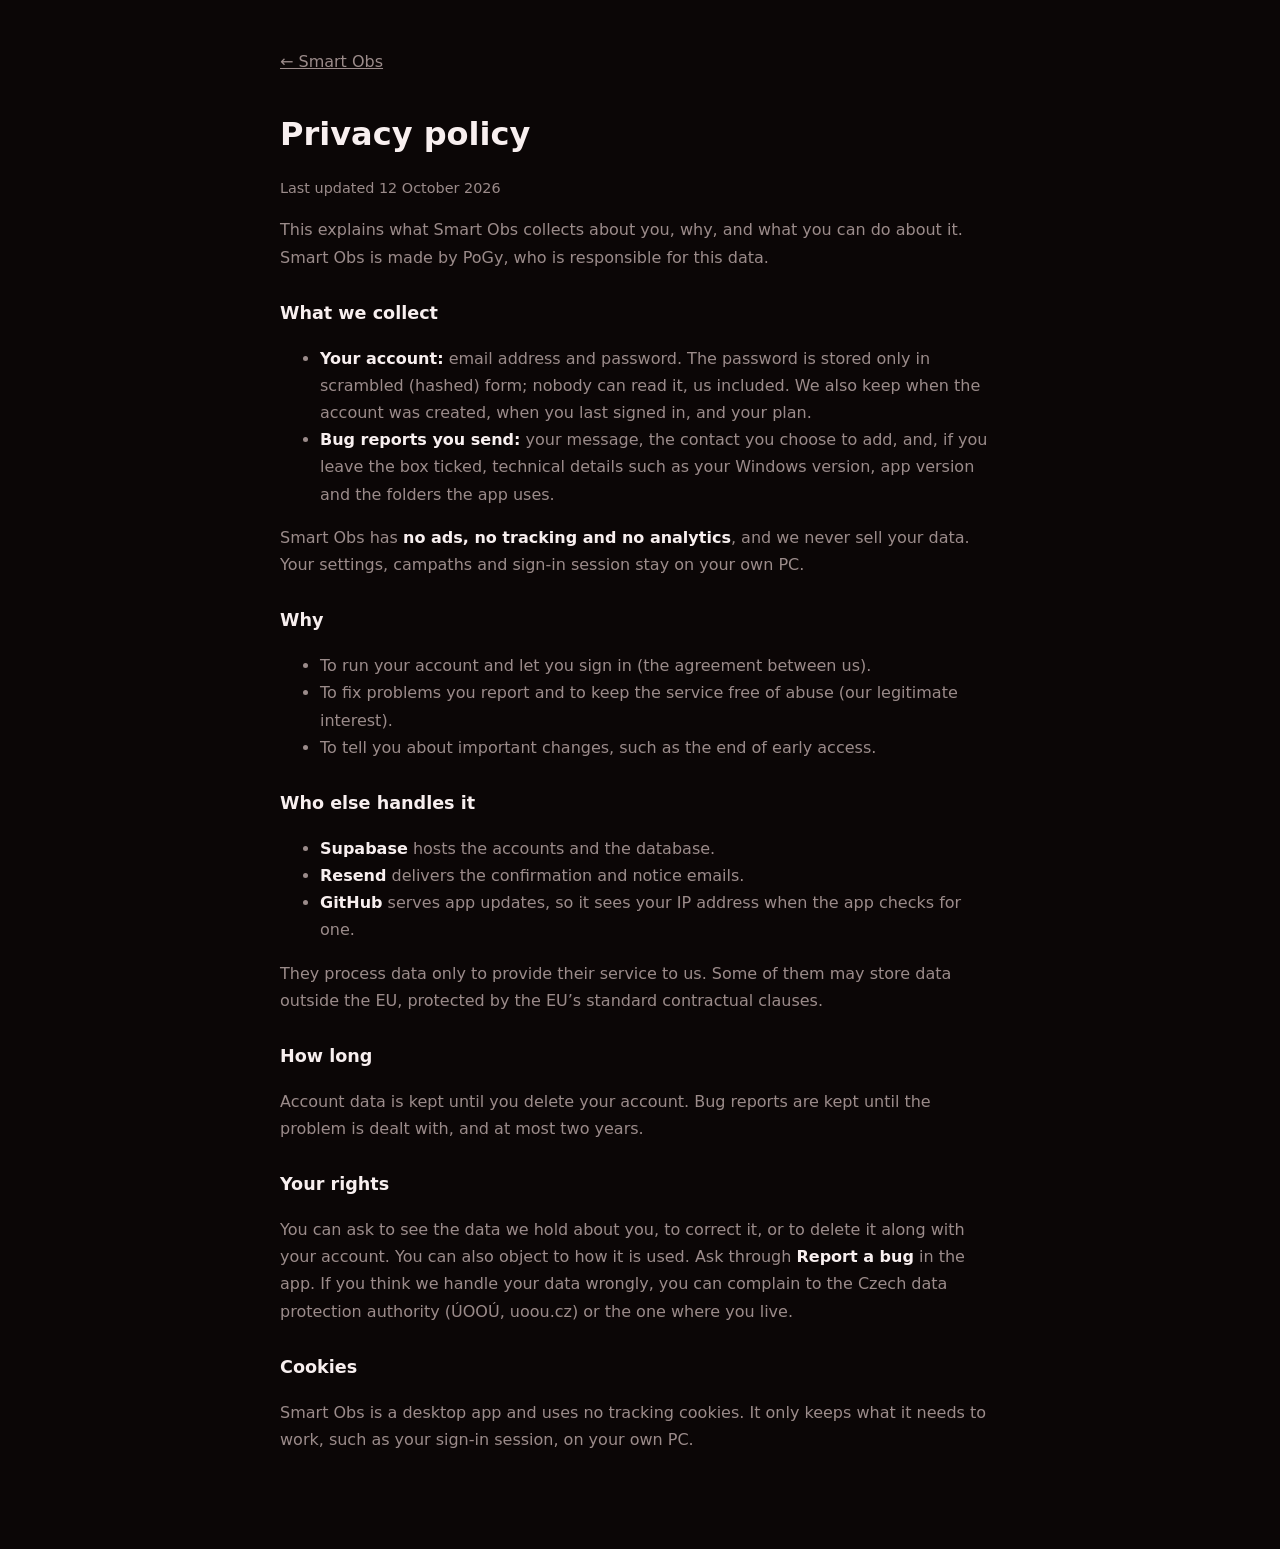
<file: privacy.html>
<!doctype html>
<html lang="en">
<head>
<meta charset="utf-8">
<meta name="viewport" content="width=device-width, initial-scale=1">
<title>Privacy policy | Smart Obs</title>
<link rel="icon" href="assets/img/favicon.png">
<link rel="stylesheet" href="css/site.css">
<style>
  .legal { max-width: 760px; margin: 0 auto; padding: 48px 20px 80px; line-height: 1.7; }
  .legal h2 { font-size: 2rem; margin: 24px 0 4px; }
  .legal h3 { font-size: 1.1rem; margin: 28px 0 6px; }
  .legal p, .legal ul { color: var(--muted); }
  .legal strong { color: var(--fg); }
  .legal-date { font-size: .9rem; }
  .legal-back { display: inline-block; margin-bottom: 8px; color: var(--muted); }
</style>
</head>
<body>
<main class="legal">
<a class="legal-back" href="index.html">&larr; Smart Obs</a>
<h2>Privacy policy</h2><p class="legal-date">Last updated 12 October 2026</p><p>This explains what Smart Obs collects about you, why, and what you can do about it. Smart Obs is made by PoGy, who is responsible for this data.</p><h3>What we collect</h3><ul><li><strong>Your account:</strong> email address and password. The password is stored only in scrambled (hashed) form; nobody can read it, us included. We also keep when the account was created, when you last signed in, and your plan.</li><li><strong>Bug reports you send:</strong> your message, the contact you choose to add, and, if you leave the box ticked, technical details such as your Windows version, app version and the folders the app uses.</li></ul><p>Smart Obs has <strong>no ads, no tracking and no analytics</strong>, and we never sell your data. Your settings, campaths and sign-in session stay on your own PC.</p><h3>Why</h3><ul><li>To run your account and let you sign in (the agreement between us).</li><li>To fix problems you report and to keep the service free of abuse (our legitimate interest).</li><li>To tell you about important changes, such as the end of early access.</li></ul><h3>Who else handles it</h3><ul><li><strong>Supabase</strong> hosts the accounts and the database.</li><li><strong>Resend</strong> delivers the confirmation and notice emails.</li><li><strong>GitHub</strong> serves app updates, so it sees your IP address when the app checks for one.</li></ul><p>They process data only to provide their service to us. Some of them may store data outside the EU, protected by the EU’s standard contractual clauses.</p><h3>How long</h3><p>Account data is kept until you delete your account. Bug reports are kept until the problem is dealt with, and at most two years.</p><h3>Your rights</h3><p>You can ask to see the data we hold about you, to correct it, or to delete it along with your account. You can also object to how it is used. Ask through <strong>Report a bug</strong> in the app. If you think we handle your data wrongly, you can complain to the Czech data protection authority (ÚOOÚ, uoou.cz) or the one where you live.</p><h3>Cookies</h3><p>Smart Obs is a desktop app and uses no tracking cookies. It only keeps what it needs to work, such as your sign-in session, on your own PC.</p>
</main>
</body>
</html>
</file>
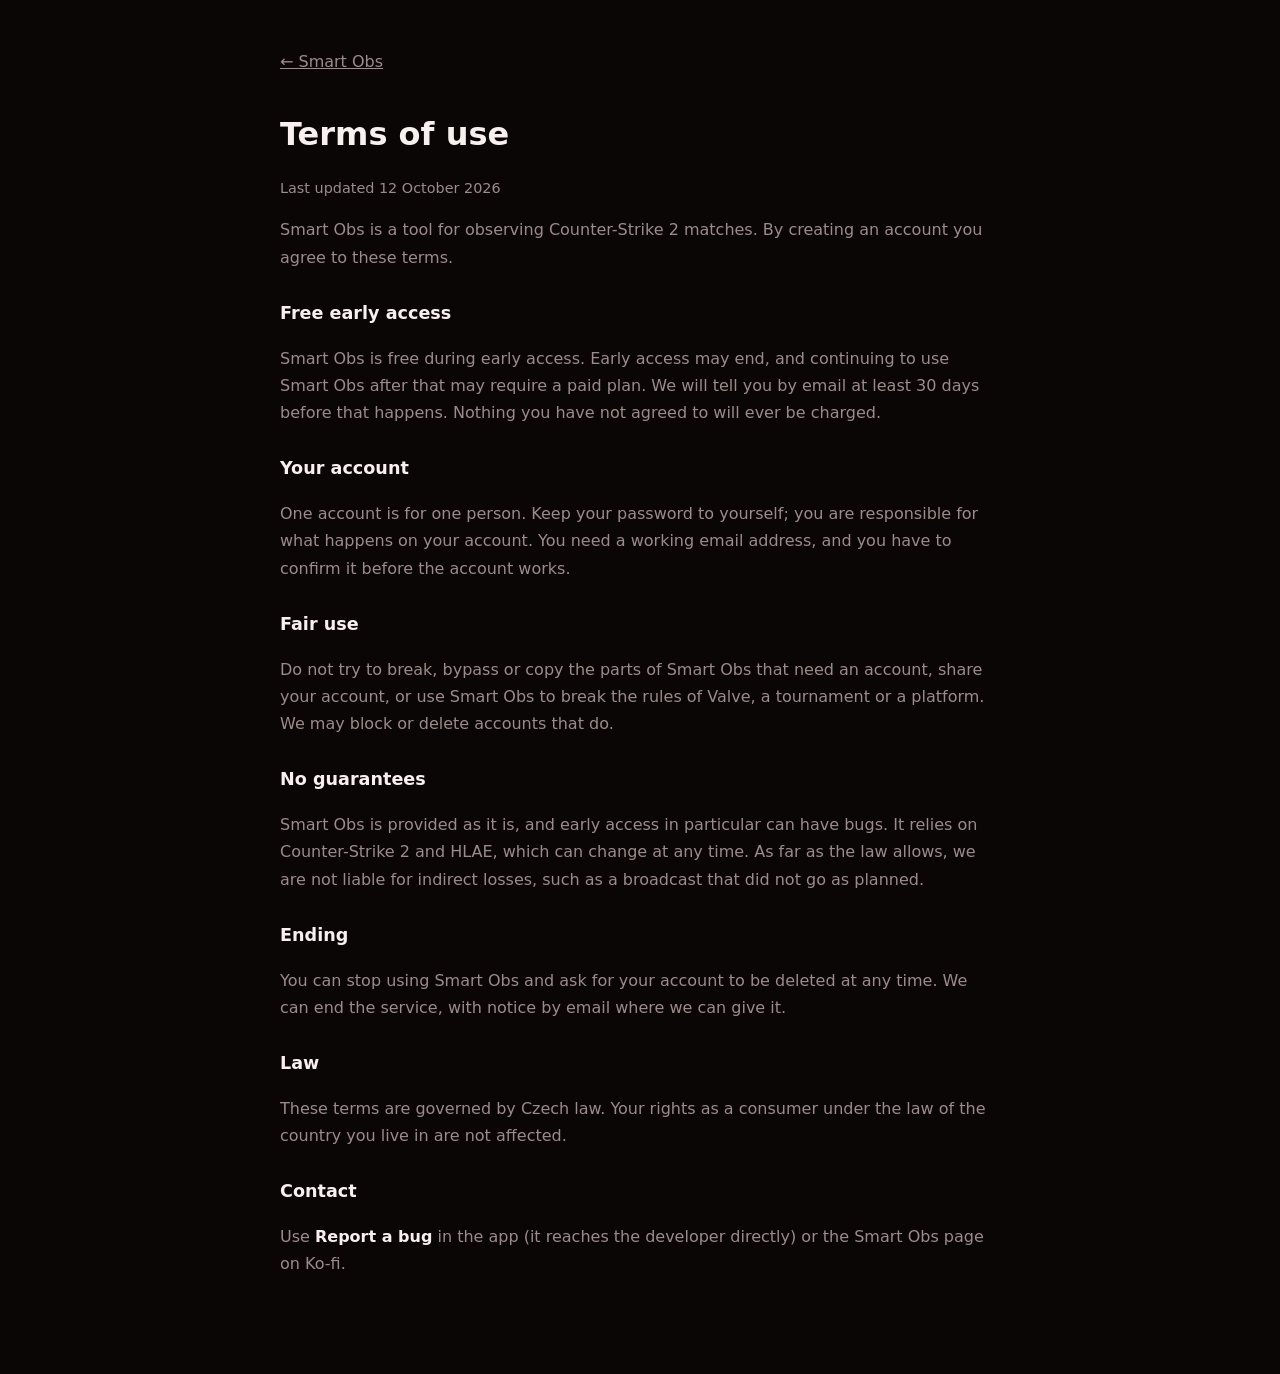
<file: terms.html>
<!doctype html>
<html lang="en">
<head>
<meta charset="utf-8">
<meta name="viewport" content="width=device-width, initial-scale=1">
<title>Terms of use | Smart Obs</title>
<link rel="icon" href="assets/img/favicon.png">
<link rel="stylesheet" href="css/site.css">
<style>
  .legal { max-width: 760px; margin: 0 auto; padding: 48px 20px 80px; line-height: 1.7; }
  .legal h2 { font-size: 2rem; margin: 24px 0 4px; }
  .legal h3 { font-size: 1.1rem; margin: 28px 0 6px; }
  .legal p, .legal ul { color: var(--muted); }
  .legal strong { color: var(--fg); }
  .legal-date { font-size: .9rem; }
  .legal-back { display: inline-block; margin-bottom: 8px; color: var(--muted); }
</style>
</head>
<body>
<main class="legal">
<a class="legal-back" href="index.html">&larr; Smart Obs</a>
<h2>Terms of use</h2><p class="legal-date">Last updated 12 October 2026</p><p>Smart Obs is a tool for observing Counter-Strike 2 matches. By creating an account you agree to these terms.</p><h3>Free early access</h3><p>Smart Obs is free during early access. Early access may end, and continuing to use Smart Obs after that may require a paid plan. We will tell you by email at least 30 days before that happens. Nothing you have not agreed to will ever be charged.</p><h3>Your account</h3><p>One account is for one person. Keep your password to yourself; you are responsible for what happens on your account. You need a working email address, and you have to confirm it before the account works.</p><h3>Fair use</h3><p>Do not try to break, bypass or copy the parts of Smart Obs that need an account, share your account, or use Smart Obs to break the rules of Valve, a tournament or a platform. We may block or delete accounts that do.</p><h3>No guarantees</h3><p>Smart Obs is provided as it is, and early access in particular can have bugs. It relies on Counter-Strike 2 and HLAE, which can change at any time. As far as the law allows, we are not liable for indirect losses, such as a broadcast that did not go as planned.</p><h3>Ending</h3><p>You can stop using Smart Obs and ask for your account to be deleted at any time. We can end the service, with notice by email where we can give it.</p><h3>Law</h3><p>These terms are governed by Czech law. Your rights as a consumer under the law of the country you live in are not affected.</p><h3>Contact</h3><p>Use <strong>Report a bug</strong> in the app (it reaches the developer directly) or the Smart Obs page on Ko-fi.</p>
</main>
</body>
</html>
</file>
<file: css/site.css>
/* ============================================================
   Creators, landing page
   Palette lifted from the app itself (wwwroot/css/app.css) so the
   site and the product read as one thing.
   ============================================================ */

@font-face {
  font-family: 'Rajdhani';
  src: url('../assets/fonts/Rajdhani-Medium.woff2') format('woff2');
  font-weight: 500;
  font-display: swap;
}
@font-face {
  font-family: 'Rajdhani';
  src: url('../assets/fonts/Rajdhani-Bold.woff2') format('woff2');
  font-weight: 700;
  font-display: swap;
}

:root {
  --bg:        oklch(13% .01 20);
  --bg-deep:   oklch(9%  .008 20);
  --card:      oklch(16% .012 20);
  --fg:        oklch(96% .01 20);
  --muted:     oklch(65% .02 20);
  --border:    oklch(24% .02 20);
  --primary:   oklch(60% .22 25);
  --accent:    oklch(55% .24 27);
  --glow:      0 0 40px oklch(60% .22 25 / .28);
  --display:   'Rajdhani', ui-sans-serif, system-ui, sans-serif;
  --body:      ui-sans-serif, system-ui, -apple-system, 'Segoe UI', sans-serif;
  --wrap:      1180px;
  --agent-w:   clamp(340px, 37vw, 700px);
}

* { box-sizing: border-box; }

html { scroll-behavior: smooth; }
@media (prefers-reduced-motion: reduce) {
  html { scroll-behavior: auto; }
}

body {
  margin: 0;
  background: var(--bg);
  color: var(--fg);
  font-family: var(--body);
  font-size: 16px;
  line-height: 1.65;
  -webkit-font-smoothing: antialiased;
  overflow-x: hidden;
}

img, video { max-width: 100%; display: block; }

.sr, .skip {
  position: absolute; width: 1px; height: 1px;
  overflow: hidden; clip: rect(0 0 0 0); white-space: nowrap;
}
.skip:focus {
  width: auto; height: auto; clip: auto;
  top: 12px; left: 12px; z-index: 200;
  background: var(--primary); color: #fff;
  padding: 10px 16px; border-radius: 8px;
}

.wrap { width: min(var(--wrap), 100% - 48px); margin-inline: auto; }
.wrap.narrow { width: min(760px, 100% - 48px); }

/* ---------- type ---------- */

.h2 {
  font-family: var(--display);
  font-weight: 700;
  font-size: clamp(2.1rem, 4.4vw, 3.4rem);
  line-height: 1.05;
  letter-spacing: -.01em;
  margin: .1em 0 .5em;
}

.eyebrow {
  font-family: var(--display);
  font-weight: 700;
  font-size: .82rem;
  letter-spacing: .22em;
  text-transform: uppercase;
  color: var(--primary);
  margin: 0 0 .4em;
  display: flex; align-items: center; gap: .6em;
}

.pip {
  width: 7px; height: 7px; border-radius: 50%;
  background: var(--primary);
  box-shadow: 0 0 0 4px oklch(60% .22 25 / .18);
  animation: pulse 2.4s ease-in-out infinite;
}
@keyframes pulse { 50% { box-shadow: 0 0 0 9px oklch(60% .22 25 / 0); } }

.lede {
  font-size: clamp(1.02rem, 1.5vw, 1.2rem);
  color: var(--muted);
  max-width: 62ch;
  margin: 0 0 2.4em;
}

/* ---------- buttons ---------- */

.btn {
  display: inline-flex; align-items: center; justify-content: center;
  font-family: var(--display); font-weight: 700;
  letter-spacing: .06em; text-transform: uppercase;
  text-decoration: none; color: #fff;
  background: linear-gradient(135deg, oklch(58% .24 27), oklch(44% .21 25));
  border: 1px solid oklch(62% .2 25 / .5);
  border-radius: 10px;
  padding: 12px 22px; font-size: .92rem;
  cursor: pointer;
  transition: transform .18s ease, box-shadow .18s ease, filter .18s ease;
}
.btn:hover { transform: translateY(-2px); box-shadow: var(--glow); filter: brightness(1.08); }
.btn:active { transform: translateY(0); }
.btn-lg { padding: 15px 30px; font-size: 1rem; }
.btn-sm { padding: 9px 16px; font-size: .8rem; }
.btn-ghost {
  background: oklch(100% 0 0 / .04);
  border-color: var(--border);
  color: var(--fg);
}
.btn-ghost:hover { background: oklch(100% 0 0 / .09); box-shadow: none; }
.btn[disabled] { opacity: .55; pointer-events: none; }

/* ---------- nav ---------- */

.nav {
  position: fixed; inset: 0 0 auto 0; z-index: 90;
  display: flex; align-items: center; gap: 28px;
  padding: 14px clamp(20px, 4vw, 40px);
  backdrop-filter: blur(14px);
  background: oklch(9% .008 20 / .55);
  border-bottom: 1px solid transparent;
  transition: background .3s ease, border-color .3s ease;
}
.nav.stuck {
  background: oklch(9% .008 20 / .92);
  border-bottom-color: var(--border);
}

.nav-brand { display: flex; align-items: center; gap: 11px; text-decoration: none; color: var(--fg); }

.logo-mark {
  width: 34px; height: 34px; flex: none;
  display: block;
  border-radius: 9px;
  /* the artwork carries its own dark plate and red C, so no background here */
}
.nav-word { display: flex; flex-direction: column; line-height: 1; }
.nav-word strong {
  font-family: var(--display); font-weight: 700;
  font-size: 1.02rem; letter-spacing: .16em;
}
.nav-word small {
  font-family: var(--display);
  font-size: .6rem; letter-spacing: .26em; color: var(--muted); margin-top: 3px;
}

.nav-links { display: flex; gap: 26px; margin-left: auto; }
.nav-links a {
  color: var(--muted); text-decoration: none; font-size: .9rem;
  position: relative; padding: 4px 0;
  transition: color .2s ease;
}
.nav-links a::after {
  content: ''; position: absolute; left: 0; right: 100%; bottom: 0;
  height: 1px; background: var(--primary);
  transition: right .25s ease;
}
.nav-links a:hover { color: var(--fg); }
.nav-links a:hover::after { right: 0; }

@media (max-width: 900px) {
  .nav-links { display: none; }
  .nav .btn-sm { margin-left: auto; }
}

/* ---------- hero ---------- */

.hero {
  position: relative;
  min-height: 100svh;
  display: flex; align-items: center;
  padding: 120px 0 90px;
  overflow: hidden;
}
.hero-video {
  position: absolute; inset: 0;
  width: 100%; height: 100%; object-fit: cover;
  filter: saturate(.85) contrast(1.05);
}
.hero-scrim {
  position: absolute; inset: 0;
  background:
    linear-gradient(to right, oklch(9% .008 20 / .96) 0%, oklch(9% .008 20 / .72) 46%, oklch(9% .008 20 / .3) 100%),
    linear-gradient(to top, var(--bg) 2%, transparent 42%);
}
.hero-inner {
  position: relative;
  width: min(var(--wrap), 100% - 48px);
  margin-inline: auto;
  max-width: 760px;
}
.hero-title {
  font-family: var(--display); font-weight: 700;
  font-size: clamp(3.1rem, 8.5vw, 6.4rem);
  line-height: .95; letter-spacing: -.02em;
  margin: .08em 0 .3em;
}
.hero-title em {
  font-style: normal;
  background: linear-gradient(100deg, oklch(70% .21 30), oklch(52% .24 25));
  -webkit-background-clip: text; background-clip: text; color: transparent;
}
.hero-sub { font-size: clamp(1.02rem, 1.7vw, 1.22rem); color: var(--muted); max-width: 56ch; }
.hero-cta { display: flex; flex-wrap: wrap; gap: 14px; margin: 34px 0 0; }
.hero-alt { margin: 16px 0 0; font-size: .95rem; color: var(--muted); }
.hero-alt a {
  color: var(--fg); text-decoration: none;
  border-bottom: 1px solid oklch(60% .22 25 / .55);
  padding-bottom: 1px;
  transition: border-color .2s ease, color .2s ease;
}
.hero-alt a:hover { color: var(--primary); border-bottom-color: var(--primary); }

.hero-stats {
  display: flex; flex-wrap: wrap; gap: clamp(24px, 5vw, 56px);
  margin: 54px 0 0; padding-top: 26px;
  border-top: 1px solid var(--border);
}
.hero-stats div { margin: 0; }
.hero-stats dt {
  font-family: var(--display); font-weight: 700;
  font-size: clamp(1.9rem, 3.4vw, 2.6rem); line-height: 1;
  color: var(--fg);
}
.hero-stats dd {
  margin: 6px 0 0; font-size: .84rem; color: var(--muted);
  text-transform: uppercase; letter-spacing: .1em;
}

/* On a narrow screen the copy sits over the middle of the frame rather than
   the left third, so the horizontal scrim no longer protects it. Swap to a
   vertical one and darken it. */
@media (max-width: 760px) {
  .hero-scrim {
    background:
      linear-gradient(to bottom, oklch(9% .008 20 / .72) 0%, oklch(9% .008 20 / .88) 55%, var(--bg) 97%);
  }
  .hero-stats {
    gap: 18px 22px;
  }
  .hero-stats div { flex: 1 1 84px; }
  .hero-stats dd { font-size: .72rem; letter-spacing: .06em; }
  .hero-cta .btn { flex: 1 1 100%; }
}

.hero-scroll {
  position: absolute; left: 50%; bottom: 26px; translate: -50% 0;
  width: 24px; height: 40px; border: 1px solid var(--border);
  border-radius: 14px; display: grid; place-items: start center; padding-top: 7px;
}
.hero-scroll span {
  width: 3px; height: 8px; border-radius: 2px; background: var(--primary);
  animation: dropdown 1.9s ease-in-out infinite;
}
@keyframes dropdown { 0%,100% { transform: translateY(0); opacity: 1 } 60% { transform: translateY(12px); opacity: 0 } }

/* ---------- bands ---------- */

.band { padding: clamp(80px, 11vw, 150px) 0; position: relative; }
.band-dark { background: var(--bg-deep); }
.band-dark::before, .band-dark::after {
  content: ''; position: absolute; left: 0; right: 0; height: 1px;
  background: linear-gradient(to right, transparent, var(--border), transparent);
}
.band-dark::before { top: 0; }
.band-dark::after { bottom: 0; }

/* reveal on scroll */
.reveal { opacity: 0; transform: translateY(26px); transition: opacity .7s ease, transform .7s ease; }
.reveal.in { opacity: 1; transform: none; }
@media (prefers-reduced-motion: reduce) {
  .reveal { opacity: 1; transform: none; transition: none; }
}

/* ---------- observing ---------- */

/* ---------- the note ---------- */

.note { max-width: 68ch; }
.note p {
  font-size: clamp(1.05rem, 1.6vw, 1.28rem);
  line-height: 1.72;
  color: var(--muted);
  margin: 0 0 1.1em;
}
.note p:first-child { color: var(--fg); }

/* ---------- pipeline ---------- */

.pipeline {
  display: grid; gap: 18px; margin: 0 0 clamp(44px, 6vw, 72px);
  grid-template-columns: repeat(4, 1fr);
  counter-reset: stage;
}
@media (max-width: 940px) { .pipeline { grid-template-columns: repeat(2, 1fr); } }
@media (max-width: 520px) { .pipeline { grid-template-columns: 1fr; } }

.stage {
  position: relative; padding: 24px 22px 26px;
  background: var(--card);
  border: 1px solid var(--border);
  border-radius: 14px;
  transition: border-color .25s ease, transform .25s ease;
}
.stage:hover { border-color: oklch(45% .12 25); transform: translateY(-3px); }
.stage-n {
  font-family: var(--display); font-weight: 700; font-size: .8rem;
  letter-spacing: .18em; color: var(--primary);
}
.stage h3 {
  font-family: var(--display); font-weight: 700;
  font-size: 1.35rem; margin: .35em 0 .35em; letter-spacing: .01em;
}
.stage p { margin: 0; color: var(--muted); font-size: .93rem; line-height: 1.6; }

/* ---------- media blocks ---------- */

.feature-media {
  margin: 0 0 clamp(40px, 6vw, 70px);
  border: 1px solid var(--border);
  border-radius: 16px; overflow: hidden;
  background: #000;
  box-shadow: 0 30px 80px -40px #000;
}
.feature-media video { width: 100%; aspect-ratio: 16/9; object-fit: cover; }
.feature-media figcaption {
  padding: 13px 18px; font-size: .86rem; color: var(--muted);
  border-top: 1px solid var(--border); background: var(--card);
}

/* ---------- cards ---------- */

.cards { display: grid; grid-template-columns: 1fr 1fr; gap: 18px; align-items: stretch; }
@media (max-width: 940px) { .cards { grid-template-columns: 1fr; } }

/* the four short ones sit in their own row underneath */
.card-row {
  display: grid; grid-template-columns: repeat(4, 1fr);
  gap: 18px; margin-top: 18px;
}
@media (max-width: 940px) { .card-row { grid-template-columns: repeat(2, 1fr); } }
@media (max-width: 520px) { .card-row { grid-template-columns: 1fr; } }

/* video cards put the copy above and the clip flush to the bottom edge */
.cards .card { display: flex; flex-direction: column; }
.cards .card video { margin-top: auto; }

.card {
  background: var(--card); border: 1px solid var(--border);
  border-radius: 16px; padding: 26px; overflow: hidden;
}
.card h3 {
  font-family: var(--display); font-weight: 700;
  font-size: 1.5rem; margin: 0 0 .4em;
}
.card p { margin: 0; color: var(--muted); font-size: .97rem; }
.card video {
  /* Bleed to the card edges, cancelling the padding. max-width must be
     released or the global `video { max-width: 100% }` clamps it back to
     the content box and leaves a strip of card showing on each side. */
  width: calc(100% + 52px); max-width: none;
  margin: 24px -26px -26px;
  aspect-ratio: 16/9; object-fit: cover;
  border-top: 1px solid var(--border);
}
.card-col { display: grid; gap: 18px; }
.card-sm { padding: 20px 22px; }
.card-sm h3 { font-size: 1.15rem; margin-bottom: .25em; }
.card-sm p { font-size: .92rem; }

/* ---------- mini grid ---------- */

.mini-grid { display: grid; grid-template-columns: repeat(4, 1fr); gap: 26px; }
@media (max-width: 940px) { .mini-grid { grid-template-columns: repeat(2, 1fr); } }
@media (max-width: 520px) { .mini-grid { grid-template-columns: 1fr; } }
.mini-grid h3 {
  font-family: var(--display); font-weight: 700; font-size: 1.1rem;
  margin: 0 0 .3em; padding-top: 16px; border-top: 2px solid var(--primary);
}
.mini-grid p { margin: 0; color: var(--muted); font-size: .92rem; }

/* ---------- screenshots ---------- */

.shot-tabs { display: flex; flex-wrap: wrap; gap: 8px; margin-bottom: 20px; }
.shot-tabs button {
  font-family: var(--display); font-weight: 700; font-size: .82rem;
  letter-spacing: .1em; text-transform: uppercase;
  background: transparent; color: var(--muted);
  border: 1px solid var(--border); border-radius: 999px;
  padding: 8px 16px; cursor: pointer;
  transition: color .2s ease, border-color .2s ease, background .2s ease;
}
.shot-tabs button:hover { color: var(--fg); border-color: oklch(40% .08 25); }
.shot-tabs button[aria-selected="true"] {
  color: #fff; background: linear-gradient(135deg, oklch(56% .23 27), oklch(42% .2 25));
  border-color: transparent;
}

.shot-frame {
  border: 1px solid var(--border); border-radius: 14px; overflow: hidden;
  background: var(--card); box-shadow: 0 40px 90px -50px #000;
}
.shot-chrome {
  display: flex; gap: 7px; padding: 11px 14px;
  border-bottom: 1px solid var(--border); background: var(--bg-deep);
}
.shot-chrome span { width: 10px; height: 10px; border-radius: 50%; background: var(--border); }
.shot-frame img { width: 100%; height: auto; display: block; }
.shot-frame { cursor: zoom-in; position: relative; }
.shot-frame::after {
  content: 'Click to view full size';
  position: absolute; right: 12px; bottom: 12px;
  font-family: var(--display); font-weight: 700;
  font-size: .68rem; letter-spacing: .14em; text-transform: uppercase;
  padding: 6px 11px; border-radius: 999px;
  background: oklch(9% .008 20 / .82); border: 1px solid var(--border);
  color: var(--muted); opacity: 0; transition: opacity .22s ease;
}
.shot-frame:hover::after, .shot-frame:focus-visible::after { opacity: 1; }
.shot-caption { color: var(--muted); font-size: .9rem; margin: 14px 0 0; }

/* lightbox */
.lb {
  position: fixed; inset: 0; z-index: 200;
  display: grid; place-items: center;
  padding: clamp(12px, 3vw, 44px);
  background: oklch(6% .006 20 / .92);
  backdrop-filter: blur(6px);
  opacity: 0; pointer-events: none;
  transition: opacity .25s ease;
  cursor: zoom-out;
}
.lb.open { opacity: 1; pointer-events: auto; }
.lb img {
  max-width: 100%; max-height: 100%;
  border-radius: 10px; border: 1px solid var(--border);
  box-shadow: 0 40px 120px -30px #000;
}
.lb-close {
  position: absolute; top: 18px; right: 22px;
  width: 40px; height: 40px; border-radius: 50%;
  display: grid; place-items: center; cursor: pointer;
  background: oklch(16% .012 20); color: var(--fg);
  border: 1px solid var(--border); font-size: 1.2rem; line-height: 1;
}
.lb-close:hover { border-color: var(--primary); }

/* ---------- pack ---------- */

.pack { display: grid; grid-template-columns: 1.1fr .9fr; gap: clamp(32px, 5vw, 60px); align-items: center; }
@media (max-width: 940px) { .pack { grid-template-columns: 1fr; } }

.maps {
  list-style: none; margin: 0 0 34px; padding: 0;
  display: grid; grid-template-columns: repeat(3, 1fr); gap: 8px;
}
@media (max-width: 520px) { .maps { grid-template-columns: repeat(2, 1fr); } }
.maps li {
  display: flex; justify-content: space-between; align-items: baseline;
  padding: 10px 13px; border: 1px solid var(--border); border-radius: 9px;
  background: var(--card); font-size: .9rem; color: var(--muted);
}
.maps b { font-family: var(--display); font-size: 1.05rem; color: var(--fg); }

.grab-row { display: flex; gap: 10px; flex-wrap: wrap; }
.grab input {
  flex: 1 1 240px;
  background: oklch(20% .015 20); color: var(--fg);
  border: 1px solid var(--border); border-radius: 10px;
  padding: 15px 16px; font-size: 1rem; font-family: var(--body);
  transition: border-color .2s ease, box-shadow .2s ease;
}
.grab input::placeholder { color: oklch(48% .02 20); }
.grab input:focus {
  outline: none; border-color: var(--primary);
  box-shadow: 0 0 0 3px oklch(60% .22 25 / .18);
}
.grab input[aria-invalid="true"] { border-color: oklch(60% .22 25); }
.grab-note { font-size: .84rem; color: var(--muted); margin: 14px 0 0; max-width: 56ch; }
.grab-status { font-size: .9rem; margin: 10px 0 0; min-height: 1.2em; color: var(--primary); }
.grab-status.ok { color: oklch(72% .16 150); }

.pack-art { position: relative; border-radius: 16px; overflow: hidden; border: 1px solid var(--border); }
.pack-art video { width: 100%; aspect-ratio: 4/5; object-fit: cover; }
.pack-badge {
  position: absolute; inset: auto 0 0 0;
  padding: 18px 20px;
  background: linear-gradient(to top, oklch(9% .008 20 / .95), transparent);
  display: flex; flex-direction: column; gap: 2px;
}
.pack-badge strong { font-family: var(--display); font-size: 1.3rem; letter-spacing: .04em; }
.pack-badge span { font-size: .82rem; color: var(--muted); }

/* ---------- apply ---------- */

.h2-xl { font-size: clamp(2.6rem, 6vw, 4.6rem); }

.apply {
  display: grid; grid-template-columns: 1fr .85fr;
  gap: clamp(28px, 4vw, 56px); align-items: start;
}
@media (max-width: 940px) { .apply { grid-template-columns: 1fr; } }

.apply-form {
  background: var(--card); border: 1px solid var(--border);
  border-radius: 16px; padding: clamp(20px, 2.4vw, 30px);
  display: flex; flex-direction: column;
}
.apply-form label {
  font-family: var(--display); font-weight: 700;
  font-size: .78rem; letter-spacing: .14em; text-transform: uppercase;
  color: var(--muted); margin: 0 0 8px;
}
.apply-form label + input, .apply-form label + textarea { margin-bottom: 18px; }
.apply-form input, .apply-form textarea {
  background: oklch(20% .015 20); color: var(--fg);
  border: 1px solid var(--border); border-radius: 10px;
  padding: 13px 14px; font-size: 1rem;
  font-family: var(--body); line-height: 1.55;
  resize: vertical; width: 100%;
  transition: border-color .2s ease, box-shadow .2s ease;
}
.apply-form input::placeholder, .apply-form textarea::placeholder { color: oklch(46% .02 20); }
.apply-form input:focus, .apply-form textarea:focus {
  outline: none; border-color: var(--primary);
  box-shadow: 0 0 0 3px oklch(60% .22 25 / .18);
}
.apply-form [aria-invalid="true"] { border-color: oklch(60% .22 25); }
.apply-form .btn { margin-top: 4px; }

/* ---------- beta ---------- */

.beta-strip { display: grid; grid-template-columns: repeat(3, 1fr); gap: 12px; margin-top: 44px; }
.beta-strip video {
  width: 100%; aspect-ratio: 1/1; object-fit: cover;
  border-radius: 12px; border: 1px solid var(--border);
  filter: grayscale(.35);
  transition: filter .4s ease, transform .4s ease;
}
.beta-strip video:hover { filter: none; transform: scale(1.02); }

/* ---------- footer ---------- */

.foot { border-top: 1px solid var(--border); padding: 44px 0; background: var(--bg-deep); }
.foot-inner { display: flex; flex-wrap: wrap; gap: 24px; align-items: center; justify-content: space-between; }
.foot-note { color: var(--muted); font-size: .84rem; margin: 0; line-height: 1.7; }

/* ============================================================
   Weapon, fixed 3D panel
   ============================================================ */

.agent {
  position: fixed;
  right: 2vw;
  top: 0; height: 100svh;
  width: var(--agent-w);
  z-index: 40;
  pointer-events: none;
  opacity: 0;
  display: flex; align-items: center;
  transition: opacity .8s ease;
}
.agent.ready { opacity: 1; }

/* A restrained glow anchors the floating rifle to the page's red accent.
   Keep the entire stage inside its reserved column, clear of the copy. */
.agent::before {
  content: "";
  position: absolute;
  inset: 28% 0;
  background: radial-gradient(ellipse, rgba(210, 12, 22, .11), transparent 68%);
}
@media (min-width: 1181px) {
  .hero-inner, .wrap { position: relative; z-index: 45; }
}
.agent-stage { position: relative; width: 100%; flex: none; height: 100svh; }
.agent-stage canvas { width: 100% !important; height: 100% !important; display: block; }

/* Reserve the weapon's column only on desktop. */
@media (max-width: 1180px) {
  .agent { display: none; }
}
@media (min-width: 1181px) {
  .hero-inner, .wrap { margin-right: calc(var(--agent-w) + 2vw); margin-left: auto; }
  .wrap { width: min(var(--wrap), 100% - var(--agent-w) - 5vw); }
  .hero-inner { width: min(var(--wrap), 100% - var(--agent-w) - 5vw); }
}

/* ---------- download card (replaces the beta application form) ---------- */
.download-card { align-items: stretch; gap: 14px; }
.download-card .btn { justify-content: center; text-align: center; }
.download-note { margin: 0; color: var(--muted); font-size: .95rem; line-height: 1.6; }
.download-note a { color: var(--fg, inherit); }
.foot-note a { color: inherit; }

/* ---------- thanks ---------- */
.thanks-row { grid-template-columns: repeat(2, minmax(0, 1fr)); }
@media (max-width: 700px) { .thanks-row { grid-template-columns: 1fr; } }
.thanks-links { margin-top: 10px; }
.thanks-links a { color: var(--fg); }
.thanks-note { margin-top: 18px; color: var(--muted); font-size: .95rem; }
</file>
